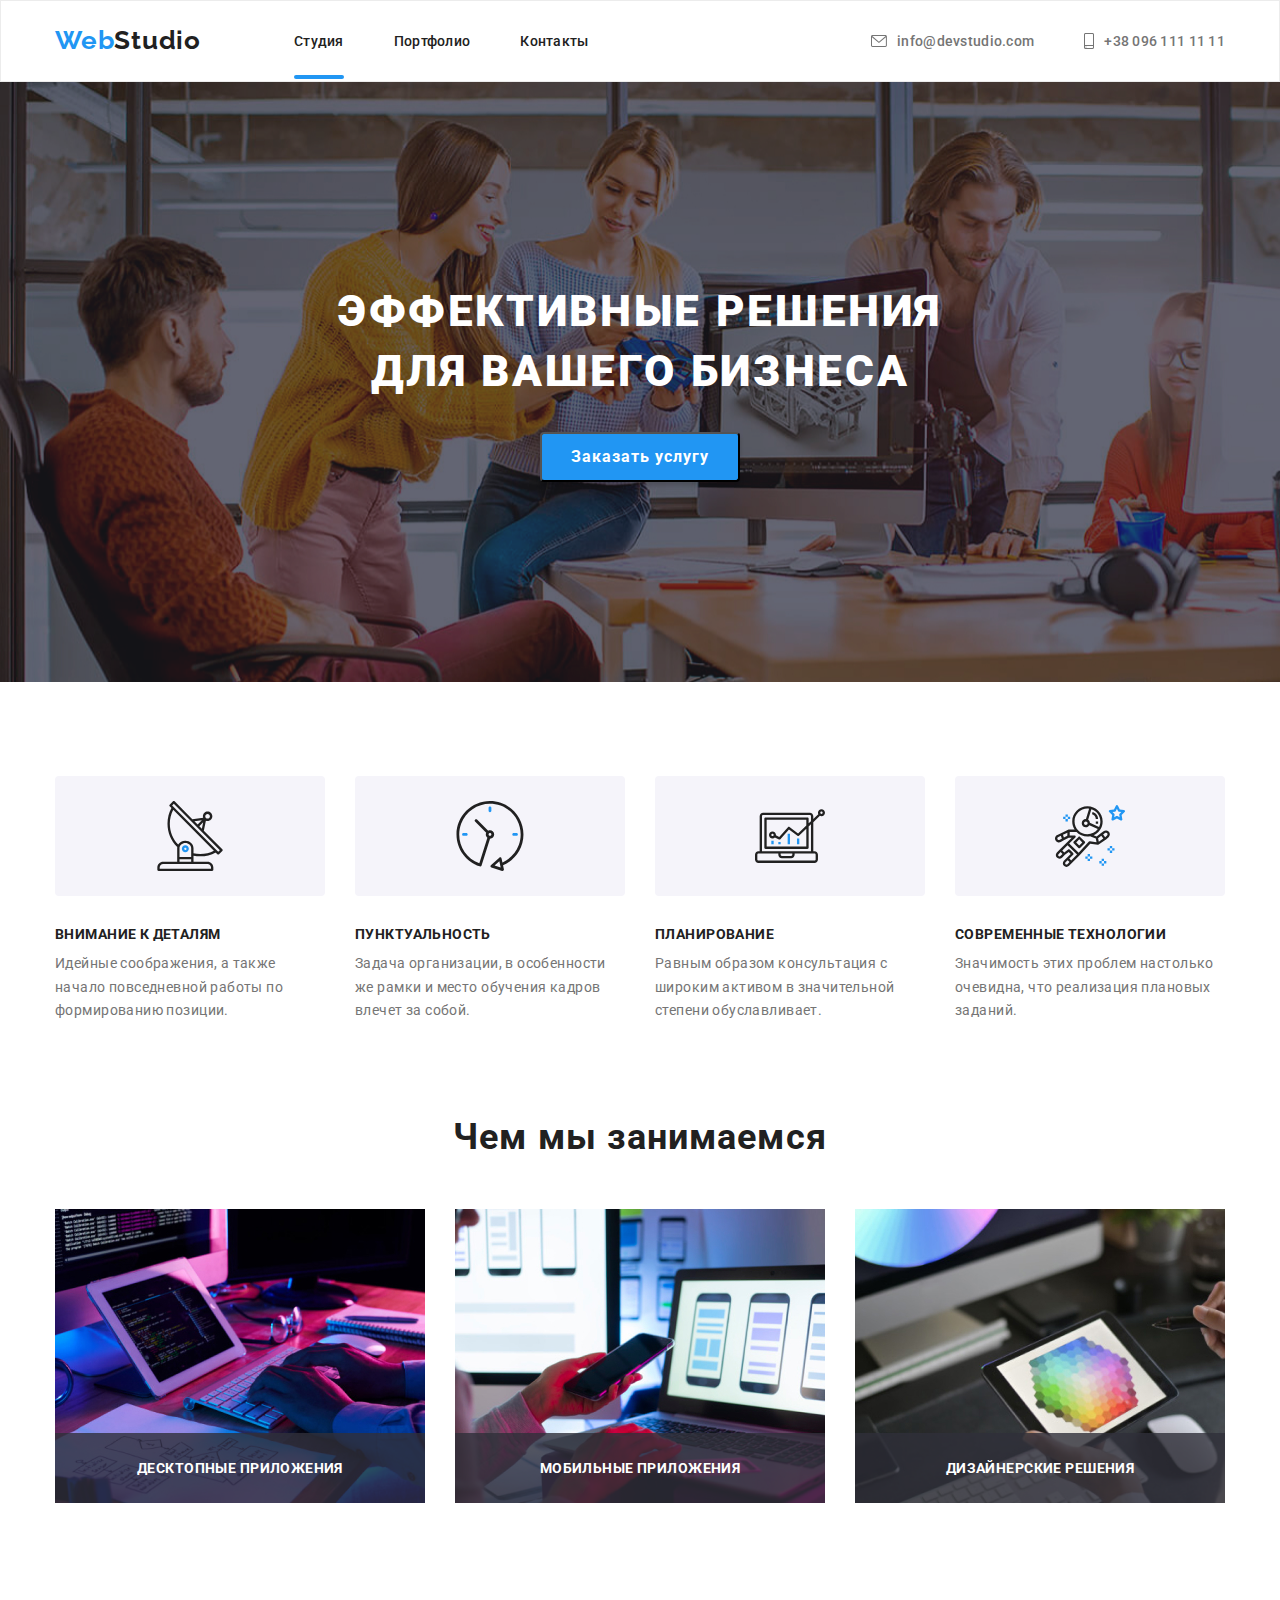
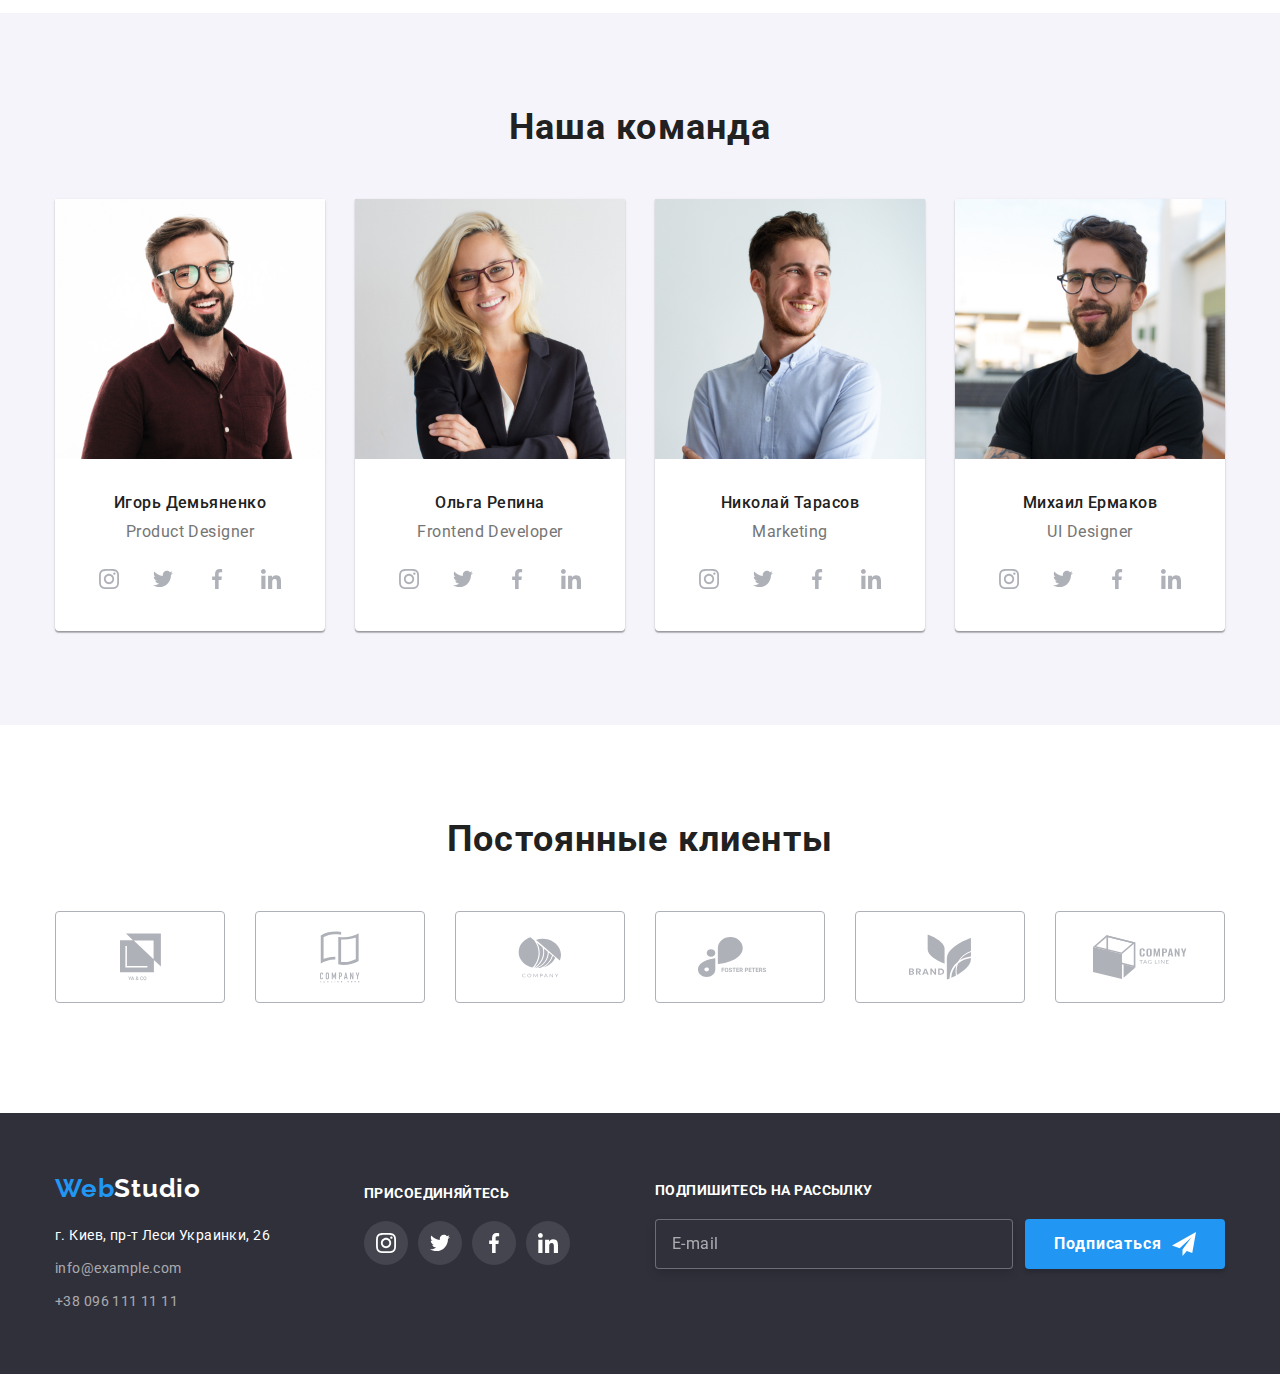
<file: index.html>
<!DOCTYPE html>
<html lang="en">
  <head>
    <meta charset="UTF-8" />
    <meta http-equiv="X-UA-Compatible" content="IE=edge" />
    <meta name="viewport" content="width=device-width, initial-scale=1.0" />
    <title>WebStudio</title>
    <link rel="preconnect" href="https://fonts.googleapis.com" />
    <link rel="preconnect" href="https://fonts.gstatic.com" crossorigin />
    <link
      href="https://fonts.googleapis.com/css2?family=Raleway:wght@700&family=Roboto:wght@400;500;700;900&display=swap"
      rel="stylesheet"
    />
    <link
      href="https://cdnjs.cloudflare.com/ajax/libs/modern-normalize/1.1.0/modern-normalize.min.css"
      rel="stylesheet"
    />
    <link href="./css/style.css" rel="stylesheet" />
  </head>
  <body>
    <!--Шапка (навігатор)-->
    <header>
      <div class="container nav_panel">
        <nav>
          <!--Логотип-->
          <a href="./index.html" class="logo">Web<span>Studio</span></a>

          <!--Навігація-->
          <ul class="nav_menu">
            <li class="menu_item">
              <a href="./index.html" class="menu_a active_link">Студия</a>
            </li>
            <li class="menu_item">
              <a href="./portfolio.html" class="menu_a">Портфолио</a>
            </li>
            <li class="menu_item">
              <a href="./contacts.html" class="menu_a">Контакты</a>
            </li>
          </ul>
        </nav>

        <!--Активні посилання на контаки-->
        <ul class="contacts">
          <li>
            <a href="mailto:info@devstudio.com" class="contacts_a">
              <svg class="icon_email">
                <use href="./image/icons.svg#icon_email"></use>
              </svg>
              <span>info@devstudio.com</span>
            </a>
          </li>
          <li>
            <a href="tel:+380961111111" class="contacts_a">
              <svg class="icon_smartphone">
                <use href="./image/icons.svg#icon_smartphone"></use>
              </svg>
              <span>+38 096 111 11 11</span>
            </a>
          </li>
        </ul>
      </div>
    </header>

    <!-- Баннер -->
    <section class="order_service">
      <div class="div_service">
        <h1 class="container">Эффективные решения<br />для вашего бизнеса</h1>
        <button data-modal-open class="btn_order" type="button">
          Заказать услугу
        </button>
      </div>
    </section>

    <!-- Наші цілі та переваги -->
    <section class="section">
      <div class="container">
        <h2 class="our_goals_h">Наші цілі та переваги</h2>
        <ul class="our_goals">
          <!--Внимание к деталям-->
          <li>
            <div class="goals_top_section">
              <svg class="goals_icon">
                <use href="./image/icons.svg#icon_antenna"></use>
              </svg>
            </div>
            <h3>Внимание к деталям</h3>
            <p>
              Идейные соображения, а также начало повседневной работы по
              формированию позиции.
            </p>
          </li>
          <!--Пунктуальность-->
          <li>
            <div class="goals_top_section">
              <svg class="goals_icon">
                <use href="./image/icons.svg#icon_clock"></use>
              </svg>
            </div>
            <h3>Пунктуальность</h3>
            <p>
              Задача организации, в особенности же рамки и место обучения кадров
              влечет за собой.
            </p>
          </li>
          <!--Планирование-->
          <li>
            <div class="goals_top_section">
              <svg class="goals_icon">
                <use href="./image/icons.svg#icon_diagram"></use>
              </svg>
            </div>
            <h3>Планирование</h3>
            <p>
              Равным образом консультация с широким активом в значительной
              степени обуславливает.
            </p>
          </li>
          <!--Современные технологии-->
          <li>
            <div class="goals_top_section">
              <svg class="goals_icon">
                <use href="./image/icons.svg#icon_astronaut"></use>
              </svg>
            </div>
            <h3>Современные технологии</h3>
            <p>
              Значимость этих проблем настолько очевидна, что реализация
              плановых заданий.
            </p>
          </li>
        </ul>
      </div>
    </section>

    <!--Наша робота-->
    <section class="work_section">
      <div class="container">
        <h2>Чем мы занимаемся</h2>
        <ul class="work">
          <li>
            <img src="./image/our_working_1.jpg" alt="Фото першої роботи" />

            <h3 class="work_h3">Десктопные приложения</h3>
          </li>
          <li>
            <img src="./image/our_working_2.jpg" alt="Фото другої роботи" />

            <h3 class="work_h3">Мобильные приложения</h3>
          </li>
          <li>
            <img src="./image/our_working_3.jpg" alt="Фото третьої роботи" />

            <h3 class="work_h3">Дизайнерские решения</h3>
          </li>
        </ul>
      </div>
    </section>

    <!--Наша команда-->
    <section class="our_comands section">
      <div class="container">
        <h2>Наша команда</h2>
        <ul class="comands">
          <!--Игорь Демьяненко-->
          <li>
            <div class="card_worker">
              <img
                src="./image/Igor_Demyanenko.jpg"
                width="270"
                height="260"
                alt="Фото Игорь Демьяненко"
              />
              <div class="worker">
                <h3>Игорь Демьяненко</h3>
                <p>Product Designer</p>

                <ul class="social_networks">
                  <li>
                    <a href="">
                      <svg>
                        <use href="./image/icons.svg#icon_instagram"></use>
                      </svg>
                    </a>
                  </li>
                  <li>
                    <a href="">
                      <svg>
                        <use href="./image/icons.svg#icon_twitter"></use>
                      </svg>
                    </a>
                  </li>
                  <li>
                    <a href="">
                      <svg>
                        <use href="./image/icons.svg#icon_facebook"></use>
                      </svg>
                    </a>
                  </li>
                  <li>
                    <a href="">
                      <svg>
                        <use href="./image/icons.svg#icon_linkedin"></use>
                      </svg>
                    </a>
                  </li>
                </ul>
              </div>
            </div>
          </li>

          <!--Ольга Репина-->
          <li>
            <div class="card_worker">
              <img
                src="./image/Olha_Repina.jpg"
                width="270"
                height="260"
                alt="Фото Ольга Репина"
              />
              <div class="worker">
                <h3>Ольга Репина</h3>
                <p>Frontend Developer</p>
                <ul class="social_networks">
                  <li>
                    <a href="">
                      <svg>
                        <use href="./image/icons.svg#icon_instagram"></use>
                      </svg>
                    </a>
                  </li>
                  <li>
                    <a href="">
                      <svg>
                        <use href="./image/icons.svg#icon_twitter"></use>
                      </svg>
                    </a>
                  </li>
                  <li>
                    <a href="">
                      <svg>
                        <use href="./image/icons.svg#icon_facebook"></use>
                      </svg>
                    </a>
                  </li>
                  <li>
                    <a href="">
                      <svg>
                        <use href="./image/icons.svg#icon_linkedin"></use>
                      </svg>
                    </a>
                  </li>
                </ul>
              </div>
            </div>
          </li>

          <!--Николай Тарасов-->
          <li>
            <div class="card_worker">
              <img
                src="./image/Nikolay_Tarasov.jpg"
                width="270"
                height="260"
                alt="Фото Николай Тарасов"
              />
              <div class="worker">
                <h3>Николай Тарасов</h3>
                <p>Marketing</p>
                <ul class="social_networks">
                  <li>
                    <a href="">
                      <svg>
                        <use href="./image/icons.svg#icon_instagram"></use>
                      </svg>
                    </a>
                  </li>
                  <li>
                    <a href="">
                      <svg>
                        <use href="./image/icons.svg#icon_twitter"></use>
                      </svg>
                    </a>
                  </li>
                  <li>
                    <a href="">
                      <svg>
                        <use href="./image/icons.svg#icon_facebook"></use>
                      </svg>
                    </a>
                  </li>
                  <li>
                    <a href="">
                      <svg>
                        <use href="./image/icons.svg#icon_linkedin"></use>
                      </svg>
                    </a>
                  </li>
                </ul>
              </div>
            </div>
          </li>

          <!--Михаил Ермаков-->
          <li>
            <div class="card_worker">
              <img
                src="./image/Michail_Ermakov.jpg"
                width="270"
                height="260"
                alt="Фото Михаил Ермаков"
              />
              <div class="worker">
                <h3>Михаил Ермаков</h3>
                <p>UI Designer</p>
                <ul class="social_networks">
                  <li>
                    <a href="">
                      <svg>
                        <use href="./image/icons.svg#icon_instagram"></use>
                      </svg>
                    </a>
                  </li>
                  <li>
                    <a href="">
                      <svg>
                        <use href="./image/icons.svg#icon_twitter"></use>
                      </svg>
                    </a>
                  </li>
                  <li>
                    <a href="">
                      <svg>
                        <use href="./image/icons.svg#icon_facebook"></use>
                      </svg>
                    </a>
                  </li>
                  <li>
                    <a href="">
                      <svg>
                        <use href="./image/icons.svg#icon_linkedin"></use>
                      </svg>
                    </a>
                  </li>
                </ul>
              </div>
            </div>
          </li>
        </ul>
      </div>
    </section>

    <!--Постійні клієнти-->
    <section class="regular_clients section">
      <div class="container">
        <h2>Постоянные клиенты</h2>
        <ul class="companies">
          <li>
            <a href="">
              <svg width="41px" haigh="46.7px">
                <use href="./image/icons.svg#icon_client-1"></use>
              </svg>
            </a>
          </li>
          <li>
            <a href="">
              <svg width="40px" haigh="52px">
                <use href="./image/icons.svg#icon_client-2"></use>
              </svg>
            </a>
          </li>
          <li>
            <a href="">
              <svg width="43.46px" haigh="41.18px">
                <use href="./image/icons.svg#icon_client-3"></use>
              </svg>
            </a>
          </li>
          <li>
            <a href="">
              <svg width="84.44px" haigh="40.62px">
                <use href="./image/icons.svg#icon_client-4"></use>
              </svg>
            </a>
          </li>
          <li>
            <a href="">
              <svg width="62.54px" haigh="45.43px">
                <use href="./image/icons.svg#icon_client-5"></use>
              </svg>
            </a>
          </li>
          <li>
            <a href="">
              <svg width="93.79px" haigh="43.93px">
                <use href="./image/icons.svg#icon_client-6"></use>
              </svg>
            </a>
          </li>
        </ul>
      </div>
    </section>

    <!--Футер-->
    <footer>
      <section class="footer_section container">
        <!--Футер адрес та логотип-->
        <div class="footer_adress">
          <!--Логотип-->
          <a href="./index.html" class="logo"
            >Web<span class="footer_sp">Studio</span></a
          >

          <!--Адреса та контакти-->
          <div class="address">
            <address>г. Киев, пр-т Леси Украинки, 26</address>
            <ul class="adresa">
              <li class="mail">
                <a href="mailto:info@example.com">info@example.com</a>
              </li>
              <li class="phone">
                <a href="tel:+380961111111">+38 096 111 11 11</a>
              </li>
            </ul>
          </div>
        </div>

        <!--Футер соціальні  ссилкі-->
        <div class="footer_links">
          <h3>присоединяйтесь</h3>
          <ul class="social_links">
            <li>
              <a href="">
                <svg>
                  <use href="./image/icons.svg#icon_instagram"></use>
                </svg>
              </a>
            </li>
            <li>
              <a href="">
                <svg>
                  <use href="./image/icons.svg#icon_twitter"></use>
                </svg>
              </a>
            </li>
            <li>
              <a href="">
                <svg>
                  <use href="./image/icons.svg#icon_facebook"></use>
                </svg>
              </a>
            </li>
            <li>
              <a href="">
                <svg>
                  <use href="./image/icons.svg#icon_linkedin"></use>
                </svg>
              </a>
            </li>
          </ul>
        </div>

        <!-- Футер Підписка на розсилку -->
        <div class="subscription">
          <h2>Подпишитесь на рассылку</h2>
          <div class="subscription_sector">
            <form>
              <label class="label_sub_sector" for="email"></label>
              <input
                class="input_sub_sector"
                type="email"
                id="email"
                name="email"
                placeholder="E-mail"
              />
            </form>
            <button class="btn_send" type="submit">
              Подписаться
              <svg width="24" height="24">
                <use href="./image/icons.svg#icon_send"></use>
              </svg>
            </button>
          </div>
        </div>
      </section>
    </footer>

    <!-- Модальне вікно -->
    <div class="modal_section is-hidden" data-modal>
      <div class="modal_window">
        <button type="button" class="btn_close" data-modal-close>
          <svg class="close" data-modal-close>
            <use href="./image/icons.svg#icon_close"></use>
          </svg>
        </button>

        <h2>Оставьте свои данные, мы вам перезвоним</h2>

        <form>
          <div class="input_sector" role="group">
            <label class="input_label" for="text"> Имя </label>
            <input class="input" type="text" id="text" placeholder=" " />
            <svg class="input_icon" width="18" height="18">
              <use href="./image/icons.svg#icon_man"></use>
            </svg>
          </div>
          <div class="input_sector">
            <label class="input_label" for="tel"> Телефон </label>
            <input class="input" type="tel" id="tel" placeholder=" " />
            <svg class="input_icon" width="18" height="18">
              <use href="./image/icons.svg#icon_phone"></use>
            </svg>
          </div>
          <div class="input_sector">
            <label class="input_label" for="email"> Почта </label>
            <input class="input" type="email" id="email" placeholder=" " />
            <svg class="input_icon" width="18" height="18">
              <use href="./image/icons.svg#icon_mail"></use>
            </svg>
          </div>
          <div class="input_sector_textarea">
            <label class="input_label" for="textarea"> Комментарий </label>
            <textarea
              class="input_textarea"
              id="textarea"
              placeholder="Введите текст"
            ></textarea>
          </div>
        </form>

        <label class="contract" for="checkbox">
          <input class="input_checkbox" type="checkbox" id="checkbox" />
          <span class="checkbox_span"></span>

          <p>
            Соглашаюсь с рассылкой и принимаю
            <a href="#">
              <span class="conditions_contract">Условия договора</span>
            </a>
          </p>
        </label>
        <div class="submit_section">
          <button class="submit_btn" type="submit">Отправить</button>
        </div>
      </div>
    </div>
    <script src="./js/modal.js"></script>
  </body>
</html>
</file>
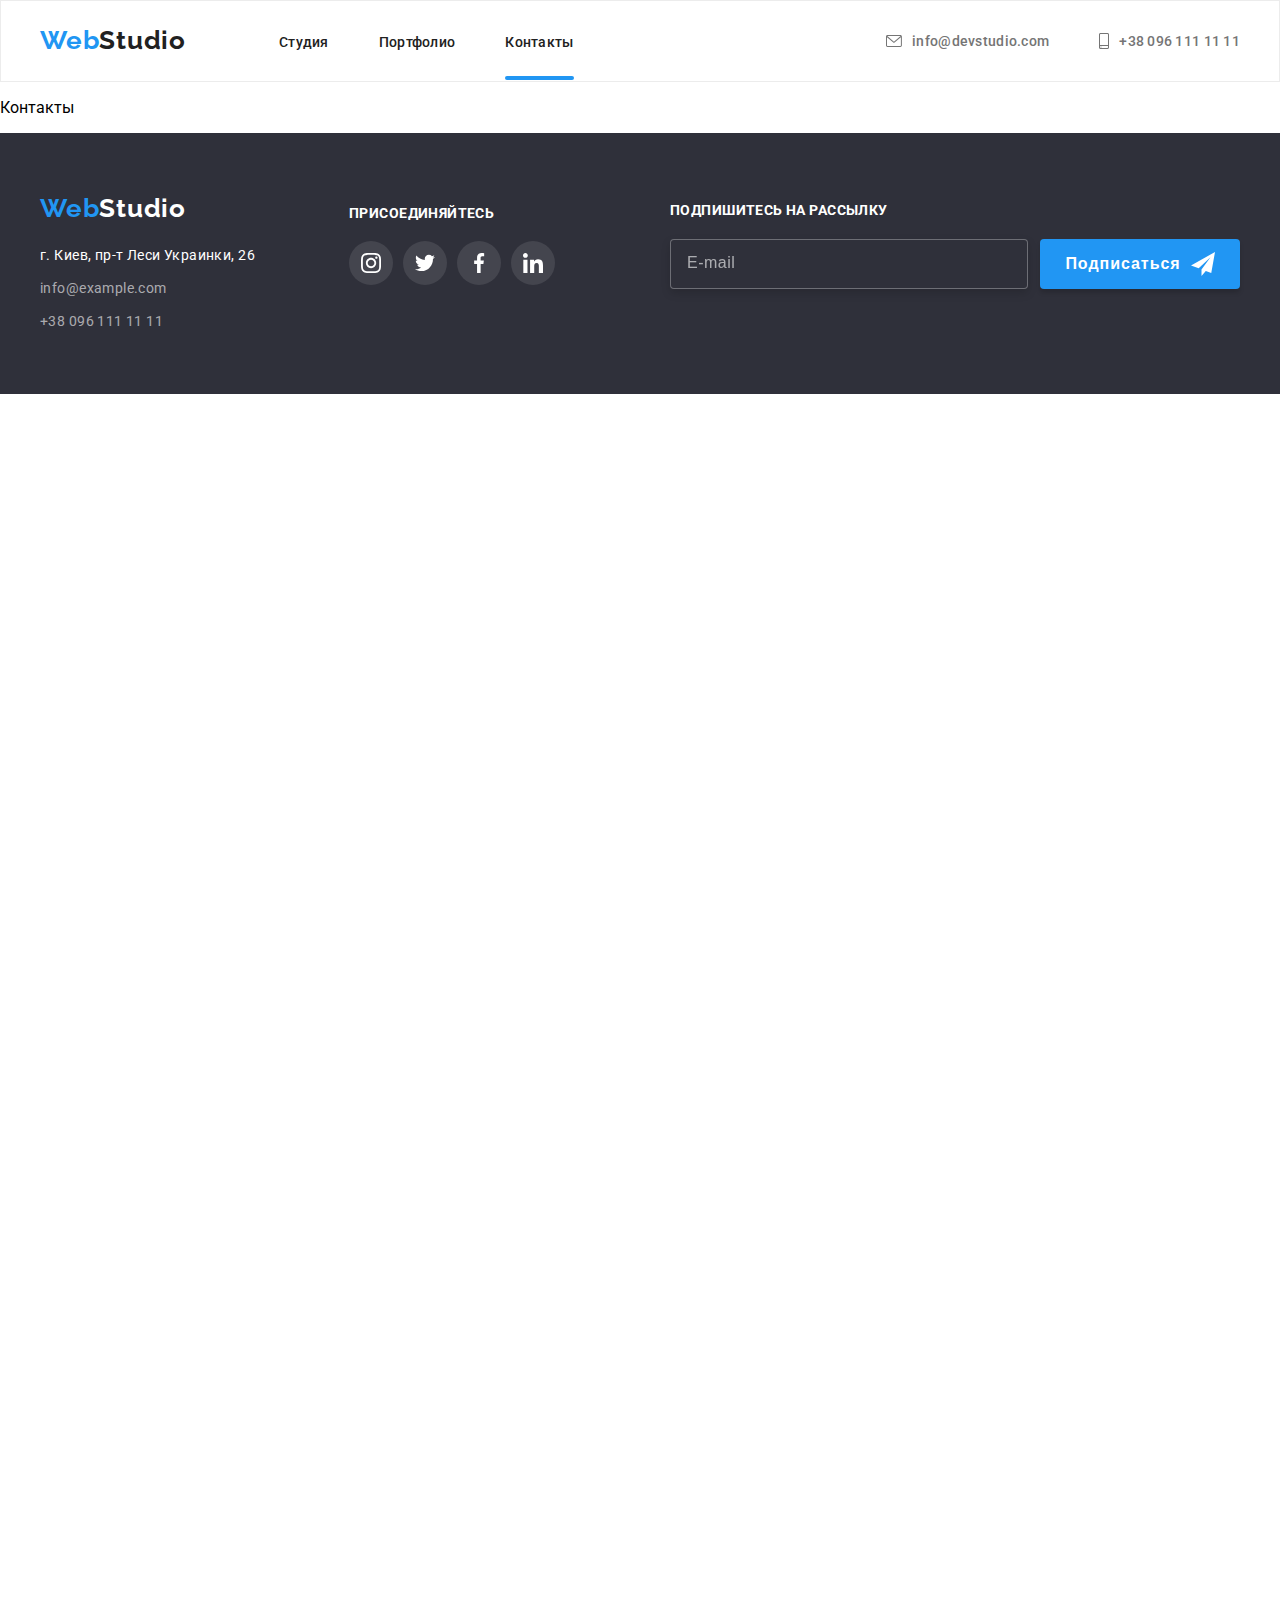
<file: contacts.html>
<!DOCTYPE html>
<html lang="en">
  <head>
    <meta charset="UTF-8" />
    <meta http-equiv="X-UA-Compatible" content="IE=edge" />
    <meta name="viewport" content="width=device-width, initial-scale=1.0" />
    <title>Контакты</title>
    <link rel="preconnect" href="https://fonts.googleapis.com" />
    <link rel="preconnect" href="https://fonts.gstatic.com" crossorigin />
    <link
      href="https://fonts.googleapis.com/css2?family=Raleway:wght@700&family=Roboto:wght@400;500;700;900&display=swap"
      rel="stylesheet"
    />

    <link href="./css/style.css" rel="stylesheet" />
  </head>
  <body>
    <!--Шапка (навігатор)-->
    <header>
      <div class="container nav_panel">
        <nav>
          <!--Логотип-->
          <a href="./index.html" class="logo">Web<span>Studio</span></a>

          <!--Навігація-->
          <ul class="nav_menu">
            <li class="menu_item">
              <a href="./index.html" class="menu_a">Студия</a>
            </li>
            <li class="menu_item">
              <a href="./portfolio.html" class="menu_a">Портфолио</a>
            </li>
            <li class="menu_item">
              <a href="./contacts.html" class="menu_a active_link">Контакты</a>
            </li>
          </ul>
        </nav>

        <!--Активні посилання на контаки-->
        <ul class="contacts">
          <li>
            <a href="mailto:info@devstudio.com" class="contacts_a">
              <svg class="icon_email">
                <use href="./image/icons.svg#icon_email"></use>
              </svg>
              <span>info@devstudio.com</span>
            </a>
          </li>
          <li>
            <a href="tel:+380961111111" class="contacts_a">
              <svg class="icon_smartphone">
                <use href="./image/icons.svg#icon_smartphone"></use>
              </svg>
              <span>+38 096 111 11 11</span>
            </a>
          </li>
        </ul>
      </div>
    </header>

    <p>Контакты</p>

    <!--Футер-->
    <footer>
      <section class="footer_section container">
        <!--Футер адрес та логотип-->
        <div class="footer_adress">
          <!--Логотип-->
          <a href="./index.html" class="logo"
            >Web<span class="footer_sp">Studio</span></a
          >

          <!--Адреса та контакти-->
          <div class="address">
            <address>г. Киев, пр-т Леси Украинки, 26</address>
            <ul class="adresa">
              <li class="mail">
                <a href="mailto:info@example.com">info@example.com</a>
              </li>
              <li class="phone">
                <a href="tel:+380961111111">+38 096 111 11 11</a>
              </li>
            </ul>
          </div>
        </div>

        <!--Футер соціальні  ссилкі-->
        <div class="footer_links">
          <h3>присоединяйтесь</h3>
          <ul class="social_links">
            <li>
              <a href="">
                <svg>
                  <use href="./image/icons.svg#icon_instagram"></use>
                </svg>
              </a>
            </li>
            <li>
              <a href="">
                <svg>
                  <use href="./image/icons.svg#icon_twitter"></use>
                </svg>
              </a>
            </li>
            <li>
              <a href="">
                <svg>
                  <use href="./image/icons.svg#icon_facebook"></use>
                </svg>
              </a>
            </li>
            <li>
              <a href="">
                <svg>
                  <use href="./image/icons.svg#icon_linkedin"></use>
                </svg>
              </a>
            </li>
          </ul>
        </div>

        <!-- Футер Підписка на розсилку -->
        <div class="subscription">
          <h2>Подпишитесь на рассылку</h2>
          <div class="subscription_sector">
            <form>
              <label class="label_sub_sector" for="email"></label>
              <input
                class="input_sub_sector"
                type="email"
                id="email"
                name="email"
                placeholder="E-mail"
              />
            </form>
            <button class="btn_send" type="submit">
              Подписаться
              <svg width="24" height="24">
                <use href="./image/icons.svg#icon_send"></use>
              </svg>
            </button>
          </div>
        </div>
      </section>
    </footer>
  </body>
</html>
</file>
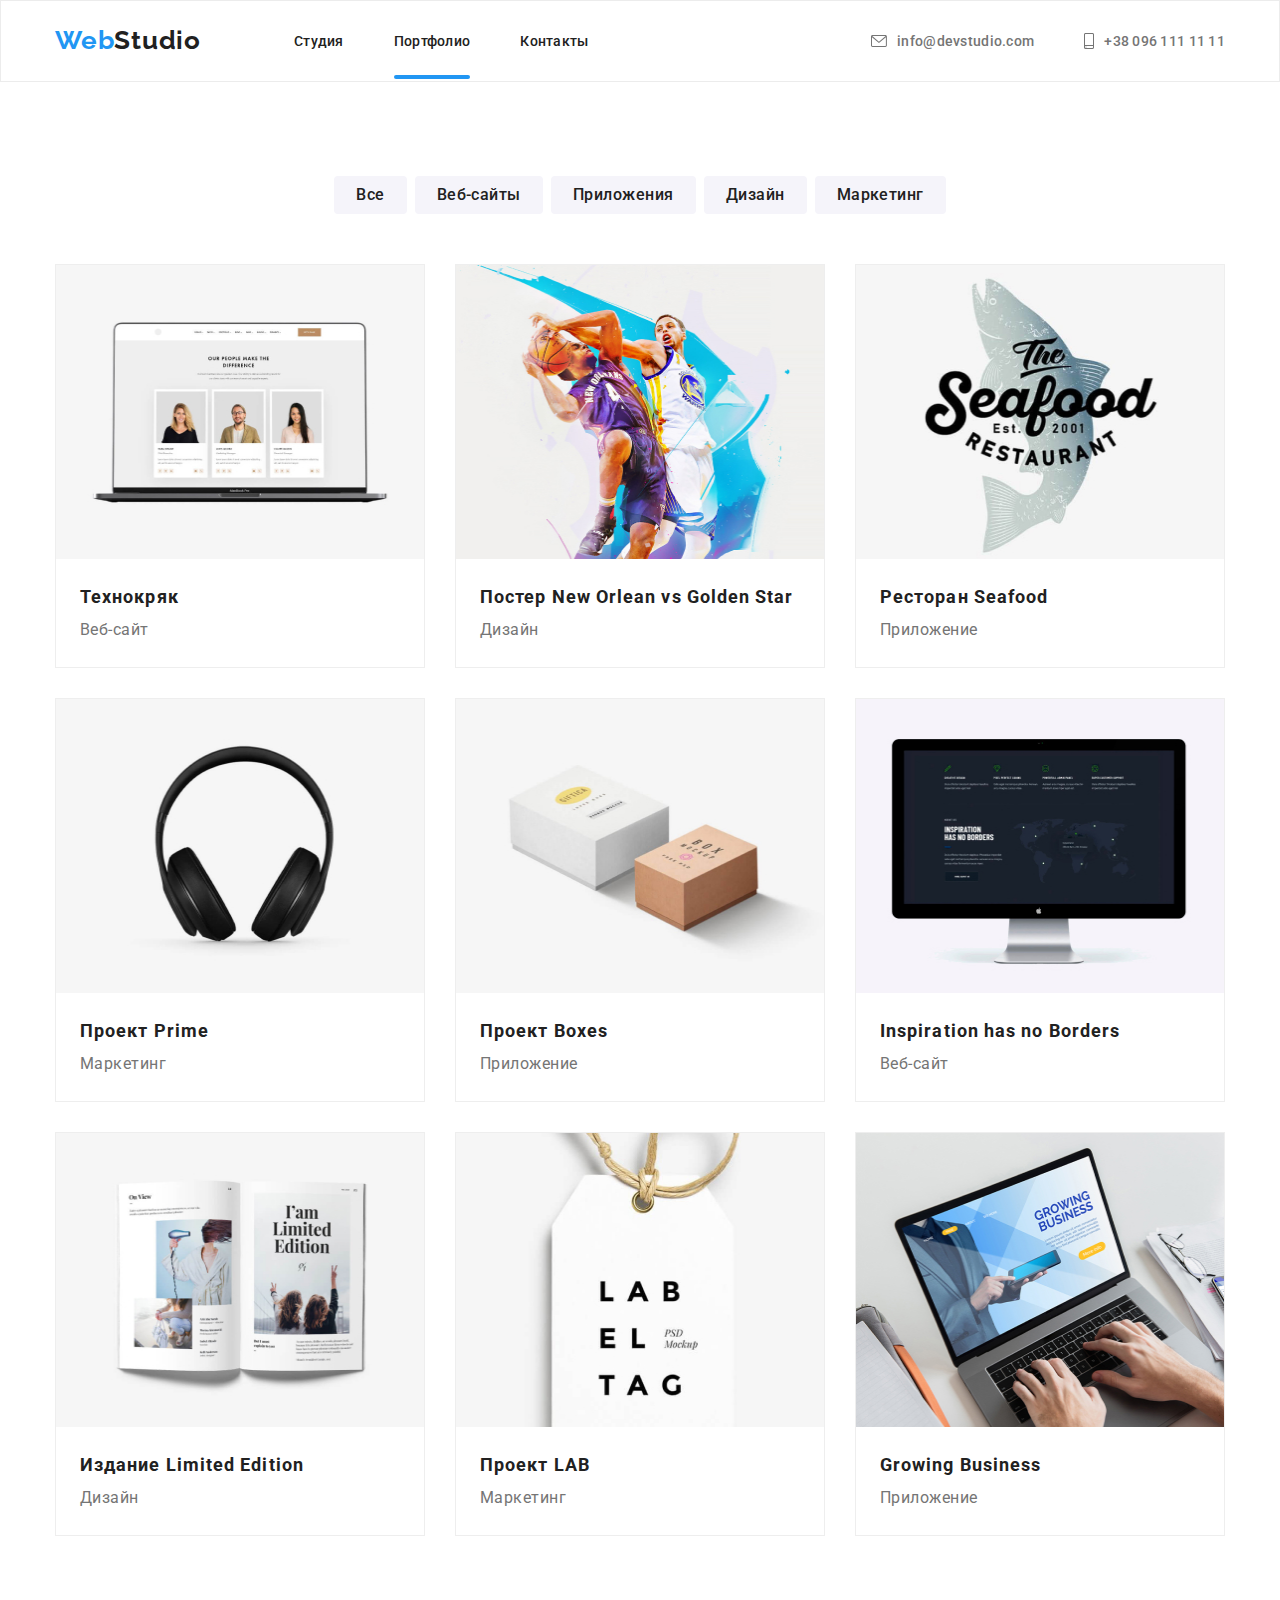
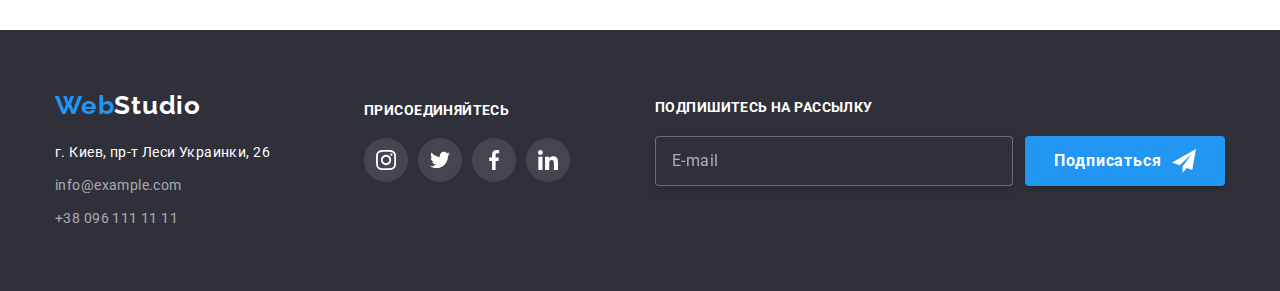
<file: portfolio.html>
<!DOCTYPE html>
<html lang="en">
  <head>
    <meta charset="UTF-8" />
    <meta http-equiv="X-UA-Compatible" content="IE=edge" />
    <meta name="viewport" content="width=device-width, initial-scale=1.0" />
    <title>Портфолио</title>
    <link rel="preconnect" href="https://fonts.googleapis.com" />
    <link rel="preconnect" href="https://fonts.gstatic.com" crossorigin />
    <link
      href="https://fonts.googleapis.com/css2?family=Raleway:wght@700&family=Roboto:wght@400;500;700;900&display=swap"
      rel="stylesheet"
    />
    <link
      href="https://cdnjs.cloudflare.com/ajax/libs/modern-normalize/1.1.0/modern-normalize.min.css"
      rel="stylesheet"
    />
    <link href="./css/style.css" rel="stylesheet" />
  </head>
  <body>
    <!--Шапка (навігатор)-->
    <header>
      <div class="container nav_panel">
        <nav>
          <!--Логотип-->
          <a href="./index.html" class="logo">Web<span>Studio</span></a>

          <!--Навігація-->
          <ul class="nav_menu">
            <li class="menu_item">
              <a href="./index.html" class="menu_a">Студия</a>
            </li>
            <li class="menu_item">
              <a href="./portfolio.html" class="menu_a active_link"
                >Портфолио</a
              >
            </li>
            <li class="menu_item">
              <a href="./contacts.html" class="menu_a">Контакты</a>
            </li>
          </ul>
        </nav>

        <!--Активні посилання на контаки-->
        <ul class="contacts">
          <li>
            <a href="mailto:info@devstudio.com" class="contacts_a">
              <svg class="icon_email">
                <use href="./image/icons.svg#icon_email"></use>
              </svg>
              <span>info@devstudio.com</span>
            </a>
          </li>
          <li>
            <a href="tel:+380961111111" class="contacts_a">
              <svg class="icon_smartphone">
                <use href="./image/icons.svg#icon_smartphone"></use>
              </svg>
              <span>+38 096 111 11 11</span>
            </a>
          </li>
        </ul>
      </div>
    </header>

    <section class="section portfol">
      <div class="container">
        <h1>Сторінка портфоліo</h1>

        <!--Сортувальны кнопки-->
        <ul class="sort_btn">
          <li>
            <button class="btn" type="button">Все</button>
          </li>
          <li>
            <button class="btn" type="button">Веб-сайты</button>
          </li>
          <li>
            <button class="btn" type="button">Приложения</button>
          </li>
          <li>
            <button class="btn" type="button">Дизайн</button>
          </li>
          <li>
            <button class="btn" type="button">Маркетинг</button>
          </li>
        </ul>

        <!--Список робіт-->
        <ul class="list_work">
          <li>
            <a href="https://www.google.com/" class="list_work_item">
              <div class="work_sector">
                <img
                  src="./image/portfolio/technokrat.jpg"
                  alt="Фото Технокряк"
                />
                <p class="work_sector_p">
                  Ресурс предлагает комплексные предложения с разным уровнем
                  функционала и сервисов. Все это позволит посетителю получить
                  исчерпывающие сведения о компании или частном лице.
                </p>
              </div>
              <div class="work_info">
                <h2>Технокряк</h2>
                <p>Веб-сайт</p>
              </div>
            </a>
          </li>
          <li>
            <a href="https://www.google.com/" class="list_work_item">
              <div class="work_sector">
                <img
                  src="./image/portfolio/NewOrlean.jpg"
                  alt="Фото Постер New Orlean vs Golden Star"
                />
                <p class="work_sector_p">
                  Ресурс предлагает комплексные предложения с разным уровнем
                  функционала и сервисов. Все это позволит посетителю получить
                  исчерпывающие сведения о компании или частном лице.
                </p>
              </div>
              <div class="work_info">
                <h2>Постер New Orlean vs Golden Star</h2>
                <p>Дизайн</p>
              </div>
            </a>
          </li>
          <li>
            <a href="https://www.google.com/" class="list_work_item">
              <div class="work_sector">
                <img
                  src="./image/portfolio/Seafood.jpg"
                  alt="Фото Ресторан Seafood"
                />
                <p class="work_sector_p">
                  Ресурс предлагает комплексные предложения с разным уровнем
                  функционала и сервисов. Все это позволит посетителю получить
                  исчерпывающие сведения о компании или частном лице.
                </p>
              </div>
              <div class="work_info">
                <h2>Ресторан Seafood</h2>
                <p>Приложение</p>
              </div>
            </a>
          </li>
          <li>
            <a href="https://www.google.com/" class="list_work_item">
              <div class="work_sector">
                <img
                  src="./image/portfolio/prime.jpg"
                  alt="Фото Проект Prime"
                />
                <p class="work_sector_p">
                  Ресурс предлагает комплексные предложения с разным уровнем
                  функционала и сервисов. Все это позволит посетителю получить
                  исчерпывающие сведения о компании или частном лице.
                </p>
              </div>
              <div class="work_info">
                <h2>Проект Prime</h2>
                <p>Маркетинг</p>
              </div>
            </a>
          </li>
          <li>
            <a href="https://www.google.com/" class="list_work_item">
              <div class="work_sector">
                <img
                  src="./image/portfolio/boxes.jpg"
                  alt="Фото Проект Boxes"
                />
                <p class="work_sector_p">
                  Ресурс предлагает комплексные предложения с разным уровнем
                  функционала и сервисов. Все это позволит посетителю получить
                  исчерпывающие сведения о компании или частном лице.
                </p>
              </div>
              <div class="work_info">
                <h2>Проект Boxes</h2>
                <p>Приложение</p>
              </div>
            </a>
          </li>
          <li>
            <a href="https://www.google.com/" class="list_work_item">
              <div class="work_sector">
                <img
                  src="./image/portfolio/inspiration.jpg"
                  alt="Фото Inspiration has no Borders"
                />
                <p class="work_sector_p">
                  Ресурс предлагает комплексные предложения с разным уровнем
                  функционала и сервисов. Все это позволит посетителю получить
                  исчерпывающие сведения о компании или частном лице.
                </p>
              </div>
              <div class="work_info">
                <h2>Inspiration has no Borders</h2>
                <p>Веб-сайт</p>
              </div>
            </a>
          </li>
          <li>
            <a href="https://www.google.com/" class="list_work_item">
              <div class="work_sector">
                <img
                  src="./image/portfolio/limited.jpg"
                  alt="Фото Издание Limited Edition"
                />
                <p class="work_sector_p">
                  Ресурс предлагает комплексные предложения с разным уровнем
                  функционала и сервисов. Все это позволит посетителю получить
                  исчерпывающие сведения о компании или частном лице.
                </p>
              </div>
              <div class="work_info">
                <h2>Издание Limited Edition</h2>
                <p>Дизайн</p>
              </div>
            </a>
          </li>
          <li>
            <a href="https://www.google.com/" class="list_work_item">
              <div class="work_sector">
                <img src="./image/portfolio/lab.jpg" alt="Фото Проект LAB" />
                <p class="work_sector_p">
                  Ресурс предлагает комплексные предложения с разным уровнем
                  функционала и сервисов. Все это позволит посетителю получить
                  исчерпывающие сведения о компании или частном лице.
                </p>
              </div>
              <div class="work_info">
                <h2>Проект LAB</h2>
                <p>Маркетинг</p>
              </div>
            </a>
          </li>
          <li>
            <a href="https://www.google.com/" class="list_work_item">
              <div class="work_sector">
                <img
                  src="./image/portfolio/growing.jpg"
                  alt="Фото Growing Business"
                />
                <p class="work_sector_p">
                  Ресурс предлагает комплексные предложения с разным уровнем
                  функционала и сервисов. Все это позволит посетителю получить
                  исчерпывающие сведения о компании или частном лице.
                </p>
              </div>
              <div class="work_info">
                <h2>Growing Business</h2>
                <p>Приложение</p>
              </div>
            </a>
          </li>
        </ul>
      </div>
    </section>

    <!--Футер-->
    <footer>
      <section class="footer_section container">
        <!--Футер адрес та логотип-->
        <div class="footer_adress">
          <!--Логотип-->
          <a href="./index.html" class="logo"
            >Web<span class="footer_sp">Studio</span></a
          >

          <!--Адреса та контакти-->
          <div class="address">
            <address>г. Киев, пр-т Леси Украинки, 26</address>
            <ul class="adresa">
              <li class="mail">
                <a href="mailto:info@example.com">info@example.com</a>
              </li>
              <li class="phone">
                <a href="tel:+380961111111">+38 096 111 11 11</a>
              </li>
            </ul>
          </div>
        </div>

        <!--Футер соціальні  ссилкі-->
        <div class="footer_links">
          <h3>присоединяйтесь</h3>
          <ul class="social_links">
            <li>
              <a href="">
                <svg>
                  <use href="./image/icons.svg#icon_instagram"></use>
                </svg>
              </a>
            </li>
            <li>
              <a href="">
                <svg>
                  <use href="./image/icons.svg#icon_twitter"></use>
                </svg>
              </a>
            </li>
            <li>
              <a href="">
                <svg>
                  <use href="./image/icons.svg#icon_facebook"></use>
                </svg>
              </a>
            </li>
            <li>
              <a href="">
                <svg>
                  <use href="./image/icons.svg#icon_linkedin"></use>
                </svg>
              </a>
            </li>
          </ul>
        </div>

        <!-- Футер Підписка на розсилку -->
        <div class="subscription">
          <h2>Подпишитесь на рассылку</h2>
          <div class="subscription_sector">
            <form>
              <label class="label_sub_sector" for="email"></label>
              <input
                class="input_sub_sector"
                type="email"
                id="email"
                name="email"
                placeholder="E-mail"
              />
            </form>
            <button class="btn_send" type="submit">
              Подписаться
              <svg width="24" height="24">
                <use href="./image/icons.svg#icon_send"></use>
              </svg>
            </button>
          </div>
        </div>
      </section>
    </footer>
  </body>
</html>
</file>
<file: css/style.css>
:root {
  --main-color-hover: #2196f3;
  --main-color: #212121;
  --main-background-color: #2F303A;
  --banner-background-color: #2F303A66;
  --contacts-color: #757575;
  --button-color: #f5f4fa;
  --icons-color: #AFB1B8;
  --text-roboto: "Roboto", sans-serif;
  --text-raleway: "Raleway", sans-serif;

  --transition-time: 250ms;  
}

.container{
  width: 100%;
  max-width: 1200px;
  margin: 0 auto;
  padding: 0 15px;
}

.section{
  padding-top: 94px;
  padding-bottom: 94px;
}

body {
  font-family: var(--text-roboto);
  margin: 0;
  min-height: 1600px;
}

a {
  text-decoration: none;
}

li {
  display: block;
  text-decoration: none;
}


/*Header elements*/
header{
  border: 1px solid #ECECEC;  
}

.nav_panel{
  display: flex;
  flex-wrap: wrap;
  justify-content: space-between;
  min-height: 80px;
}

nav{
  display: flex;
  flex-wrap: wrap;
  align-items: center;
}

.logo{
font-family: var(--text-raleway);
font-weight: 700;
font-size: 26px;
line-height: 1.2;
letter-spacing: 0.03em;
color: var(--main-color-hover);
text-decoration: none;
margin-right: 93px;
}

.logo > span {
  color: var(--main-color);
}

.nav_menu, .contacts{
  display: flex;
  padding: 0;
  margin: 0;
}

.contacts{
  align-items: center;
}

.nav_menu li+li,
.contacts li+li{
  margin-left: 50px;
}

.menu_a {
  position: relative;
  font-weight:500;
  font-size: 14px;
  line-height: 1.15;
  letter-spacing: 0.02em;
  color: var(--main-color);

  transition-property: color;
  transition-duration: var(--transition-time);
  transition-timing-function: cubic-bezier(0.4,0,0.2,1);
}

.active_link::after,
.active_link::after,
.active_link::after{
  position: absolute;
  display: block;
  width: 100%;
  height: 4px;
  bottom: -190%;
  border-radius: 2px;
  content: '';
  background-color: var(--main-color-hover);  
}

.menu_a:hover,
.menu_a:focus {
  color: var(--main-color-hover);
}

.contacts_a {
  display: flex;
  flex-wrap: wrap;
  align-items: center;
  font-weight: 500;
  font-size: 14px;
  line-height: 1.15;
  letter-spacing: 0.02em;
  color: var(--contacts-color);

transition-property: color;
transition-duration: var(--transition-time);
transition-timing-function: cubic-bezier(0.4, 0, 0.2, 1);
}

.contacts_a>svg{
  fill: var(--contacts-color);
  transition-property: fill;
  transition-duration: var(--transition-time);
  transition-timing-function: cubic-bezier(0.4, 0, 0.2, 1);
}

.contacts_a:hover>svg,
.contacts_a:focus>svg{
  fill: var(--main-color-hover);
}

.contacts_a:hover,
.contacts_a:focus{
  color: var(--main-color-hover);  
}

.icon_email {
  width: 16px;
  height: 12px;
  margin-right: 10px;
}

.icon_smartphone{
  width: 10px;
  height: 16px;
  margin-right: 10px;
}


/*MAIN ELEMENTS*/

/*Main --- Banner*/
h1 {
  font-weight: 900;
  font-size: 44px;
  line-height: 1.36;
  text-align: center;
  letter-spacing: 0.06em;
  text-transform: uppercase;
  color: #ffffff;
}

.div_service {
  background-color: var(--banner-background-color);
  text-align: center;
  padding: 200px 0;
}

.order_service {
    background-image: url(../image/banner.jpg);
    max-width: 1600px;
    margin: 0 auto;
}


.btn_order {
  margin-top: 30px;
  width: 200px;
  height: 50px;
  box-shadow: 0px 4px 4px rgba(0, 0, 0, 0.15);
  border-radius: 4px;
  background-color: var(--main-color-hover);
  color: #ffffff;
  font-weight: 700;
  font-size: 16px;
  line-height: 1.87;
  letter-spacing: 0.06em;

  transition-property: background-color;
  transition-duration: var(--transition-time);
  transition-timing-function: cubic-bezier(0.4, 0, 0.2, 1);
}

.btn_order:hover {
  background-color: #188ce8;
}

.btn_order:focus {
  background-color: #188ae8ee;
}

h2 {
  font-weight: 700;
  font-size: 36px;
  line-height: 1.16;
  text-align: center;
  letter-spacing: 0.03em;
  color: var(--main-color);
  padding: 0;
  margin: 0;
}

/*Main --- Our goals*/
.goals_top_section{
  display: flex;
  width: 270px;
  height: 120px;
  background-color: var(--button-color);
  border-radius: 4px;
  margin-bottom: 30px;
  align-items: center;
  justify-content: center;
}

.goals_icon{
  width: 70px;
  height: 70px;
}

.our_goals_h {
  display: none;
}

.our_goals {
  display: flex;
  padding: 0;
  margin: 0;
  justify-content: space-between;
  flex-wrap: wrap;
}

.our_goals>li{
  flex-basis: 270px;
}

.our_goals h3 {
  margin: 0;
  margin-bottom: 10px;
  font-weight: 700;
  font-size: 14px;
  line-height: 1.15;
  letter-spacing: 0.03em;
  text-transform: uppercase;
  color: var(--main-color);  
}

.our_goals p {
  font-weight: 400;
  font-size: 14px;
  line-height: 1.7;
  letter-spacing: 0.03em;
  color: var(--contacts-color);
  margin: 0;
}

/*Main --- Our works*/
.work_section{
  padding-bottom: 94px;
}

.work_section h2{
  margin-bottom: 50px;
}

.work {  
  display: flex;
  flex-wrap: wrap;
  justify-content: center;  
  padding: 0;
  margin-left: -30px;
  margin-top: -30px;
}

.work img{
  width: 100%;
  height: 100%;
  margin: 0;
}

.work>li{
  width: 370px;
  height: 294px;
  padding: 0;
  margin: 0;
  margin-left: 30px;
  margin-top: 30px;
  position: relative;
}

.work_h3{
  display: flex;
  align-items: center;
  justify-content: center;
  position: absolute;
  width: 100%;
  height: 70px;
  background: rgba(47, 48, 58, 0.8);
  bottom: 0;
  margin: 0;
  font-style: normal;
  font-weight: 700;
  font-size: 14px;
  line-height: 1.142;
  text-align: center;
  letter-spacing: 0.03em;
  text-transform: uppercase;
  color: #FFFFFF;   
}

/*Main --- Our commands*/
.our_comands {
  background-color: var(--button-color);
}

.comands {
  display: flex;
  flex-wrap: wrap;
  justify-content: space-between;
  padding: 0;
  margin: -30px 0 0 0;
}

.our_comands h2{
margin-bottom: 50px;
}

.comands>li {
  background-color: white;
  margin-top: 30px;

  box-shadow: 0px 1px 3px rgba(0, 0, 0, 0.12),
  0px 1px 1px rgba(0, 0, 0, 0.14),
  0px 2px 1px rgba(0, 0, 0, 0.2);
  border-radius: 0px 0px 4px 4px;
}

.worker{
  padding-top: 30px;
  padding-bottom: 30px;
}

.comands h3 {
  font-weight: 500;
  font-size: 16px;
  line-height: 1.19;
  text-align: center;
  letter-spacing: 0.03em;
  color: var(--main-color);
  margin: 0 0 10px 0;
}

.comands p {
  font-weight: 400;
  font-size: 16px;
  line-height: 1.19;
  text-align: center;
  letter-spacing: 0.03em;
  color: var(--contacts-color);
  margin: 0;
}

.social_networks{
  display: flex;
  padding: 0%;
  margin-top: 16px;
  justify-content: center;
}

.social_networks li+li {
  margin-left: 10px;
}

.social_networks li {
  margin: 0;
}

.social_networks a {
  display: flex;
  flex-wrap: wrap;
  align-items: center;
  justify-content: center;
  width: 44px;
  height: 44px;
  border-radius: 50%;  

  transition-property: background-color;
  transition-duration: var(--transition-time);
  transition-timing-function: cubic-bezier(0.4, 0, 0.2, 1);
}

.social_networks svg {
  width: 20px;
  height: 20px;
  fill: var(--icons-color);

  transition-property: fill;
  transition-duration: var(--transition-time);
  transition-timing-function: cubic-bezier(0.4, 0, 0.2, 1);
}

.social_networks a:hover,
.social_networks a:focus {
  background-color: var(--main-color-hover);
}

.social_networks a:hover svg,
.social_networks a:focus svg{
  fill: #ffffff;
}

/*Regular clients*/
.regular_clients h2 {
  margin-bottom: 50px;
}

.companies {
  display: flex;
  flex-wrap: wrap;
  justify-content: space-between;
  padding: 0%;
}

.companies a {
  display: flex;
  flex-wrap: wrap;
  align-items: center;
  justify-content: center;
  width: 170px;
  height: 92px;
  border: 1px solid var(--icons-color);
  box-sizing: border-box;
  border-radius: 4px;

  transition-property: border-color;
  transition-duration: var(--transition-time);
  transition-timing-function: cubic-bezier(0.4, 0, 0.2, 1);
}

.companies svg {
  height: 60px;
  fill: var(--icons-color);

  transition-property: fill;
  transition-duration: var(--transition-time);
  transition-timing-function: cubic-bezier(0.4, 0, 0.2, 1);
}

.companies a:hover,
.companies a:focus {
  border-color: var(--main-color-hover);
}

.companies a:hover svg,
.companies a:focus svg {
  fill: var(--main-color-hover);
}


/*Footer*/
footer {
  background-color: var(--main-background-color);
  padding: 60px 0;
}

.footer_section{
  display: flex;
  flex-wrap: wrap;
}

.logo > .footer_sp {
  color: white;
}

address{
  font-style: normal;
  font-weight: 400;
  font-size: 14px;
  line-height: 1.71;
  letter-spacing: 0.03em;
  color: #ffffff;
}

.address {
  margin-top: 20px;
}

.adresa {
  margin: 0;
  padding: 0;
}

.adresa>li{
  margin-top: 9px;
}

.mail > a,
.phone > a {
  font-style: normal;
  font-weight: 400;
  font-size: 14px;
  line-height: 1.71;
  letter-spacing: 0.03em;
  color: rgba(255, 255, 255, 0.6);
}

/*Footer links*/
.footer_links{
  margin: 0 0 0 70px;
  padding: 0;  
}

.footer_links>h3{
  margin: 0;
  padding: 12px 0 0 0;
  font-weight: 700;
  font-size: 14px;
  line-height: 1.143;
  letter-spacing: 0.03em;
  text-transform: uppercase;
  color: #ffffff;
}

.social_links {
  display: flex;
  padding: 0;
  margin-top: 20px;
  justify-content: center;

}

.social_links li+li {
  margin-left: 10px;
}

.social_links a {
  display: flex;
  flex-wrap: wrap;
  align-items: center;
  justify-content: center;
  width: 44px;
  height: 44px;
  border-radius: 50%;
  background-color: rgba(255, 255, 255, 0.1);

  transition-property: background-color;
  transition-duration: var(--transition-time);
  transition-timing-function: cubic-bezier(0.4, 0, 0.2, 1);
}

.social_links svg {
  width: 20px;
  height: 20px;
  fill: #ffffff;
}

.social_links a:hover,
.social_links a:focus {
  background-color: var(--main-color-hover);
}


.subscription {
  margin-left: auto;
}

.subscription>h2 {
  margin-bottom: 20px;
  padding-top: 10px;

  font-weight: 700;
  font-size: 14px;
  line-height: 1.14;
  letter-spacing: 0.03em;
  text-transform: uppercase;

  color: #ffffff;
  text-align: left;
}

.subscription_sector {
  display: flex;
  justify-content: center;
  align-items: center;
}

.input_sub_sector {
  width: 358px;
  height: 50px;
  padding-left: 16px;

  border: 1px solid rgba(255, 255, 255, 0.3);
  box-sizing: border-box;
  filter: drop-shadow(0px 4px 4px rgba(0, 0, 0, 0.15));
  border-radius: 4px;
  background: var(--main-background-color);
  color: #ffffff;
}

.input_sub_sector::placeholder {
  font-weight: 400;
  font-size: 16px;
  line-height: 1.25;

  display: flex;
  align-items: center;
  letter-spacing: 0.03em;
  color: rgba(255, 255, 255, 0.6);
}

.btn_send {
  font-weight: 700;
  font-size: 16px;
  line-height: 1.88;

  display: flex;
  align-items: center;
  justify-content: center;
  letter-spacing: 0.06em;

  color: #ffffff;
  margin-left: 12px;
  width: 200px;
  height: 50px;
  background: var(--main-color-hover);
  box-shadow: 0px 4px 4px rgba(0, 0, 0, 0.15);
  border-radius: 4px;
  border: none;

  transition-property: color;
  transition-duration: var(--transition-time);
  transition-timing-function: cubic-bezier(0.4, 0, 0.2, 1);
}

.btn_send>svg {
  margin-left: 10px;
  fill: #FFFFFF;
  
  transition-property: fill;
  transition-duration: var(--transition-time);
  transition-timing-function: cubic-bezier(0.4, 0, 0.2, 1);
}

.btn_send:hover svg,
.btn_send:focus svg {
  fill: var(--main-background-color);
}

.btn_send:hover,
.btn_send:focus {
  background-color: var(--icons-color);
  color: var(--main-background-color);
  cursor: pointer;

  box-shadow: 0px 3px 1px rgba(0, 0, 0, 0.1),
    0px 1px 2px rgba(0, 0, 0, 0.08),
    0px 2px 2px rgba(0, 0, 0, 0.12);
  border-radius: 4px;
}


/*CSS PORTFOLIO*/

.portfol h1 {
  display: none;
  padding: 0;
  margin: 0;
}

/*Portfolio --- sort buttons*/
.sort_btn {
  display: flex;
  flex-wrap: wrap;
  justify-content: center;
  margin: 0;
  padding: 0;
  margin-bottom: 50px;
}

.sort_btn>li:not(:first-child) {
  margin-left: 8px;
}

.btn {
  font-family: var(--text-roboto);
  font-weight: 500;
  font-size: 16px;
  line-height: 1.62;
  text-align: center;
  letter-spacing: 0.03em;
  color: var(--main-color);
  background-color: var(--button-color);
  border-radius: 4px;
  border: none;
  cursor: pointer;
  padding: 6px 22px;

  transition-property: color, background-color, border-radius;
  transition-duration: var(--transition-time);
  transition-timing-function: cubic-bezier(0.4, 0, 0.2, 1);
}

.btn:hover,
.btn:focus {
  background-color: var(--main-color-hover);
  color: #ffffff;
  cursor: pointer;

  box-shadow: 0px 3px 1px rgba(0, 0, 0, 0.1),
    0px 1px 2px rgba(0, 0, 0, 0.08),
    0px 2px 2px rgba(0, 0, 0, 0.12);
  border-radius: 4px;
}

/*Portfolio --- list works*/


.list_work {
  margin: 0;
  padding: 0;
  display: flex;
  flex-wrap: wrap;
  justify-content: center;
  margin-left: -30px;
  margin-top: -30px;
}

.list_work>li {
  flex-basis: calc(100%/3)-1px;
  margin-left: 30px;
  margin-top: 30px;

  width: 370px;
  height: 404px;
  text-align: left;

  background: #FFFFFF;
  border: 1px solid #EEEEEE;
  box-sizing: border-box;  
}

.list_work_item{
display: block;
text-decoration: none;
overflow: hidden;
}



.list_work img {
  width: 100%;
  display: block;  
}

.work_sector{
height: 294px;
overflow: hidden;
}

.work_sector_p{
  display: flex;
  align-items: center;
  height: 294px;
  margin: 0;
  padding: 0 24px;
  
  font-weight: 400;
  font-size: 18px;
  line-height: 1.56;
  
  letter-spacing: 0.03em;
  color: #ffffff;
  background-color: rgba(33, 150, 243, 0.9);
transition-property: transform;
transition-duration: 500ms;
transition-timing-function: cubic-bezier(0.4, 0, 0.2, 1);
}

.work_sector>img{
  display: block;
  height: 294px;
}

.list_work_item:hover .work_sector_p{
  transform: translateY(-294px);
}


.work_info {
  padding: 20px 24px;
}

.list_work h2 {
  font-family: var(--text-roboto);
  font-weight: 700;
  font-size: 18px;
  line-height: 2.0;
  letter-spacing: 0.06em;
  color: var(--main-color);
  display: inline-block;
}

.work_info>p {
  font-family: var(--text-roboto);
  font-style: normal;
  font-weight: 400;
  font-size: 16px;
  line-height: 1.87;
  letter-spacing: 0.03em;
  color: var(--contacts-color);
  margin: 0;
}

.list_work>li:hover {
  background: #FFFFFF;
  border: 1px solid #EEEEEE;
  box-sizing: border-box;
  box-shadow: 0px 1px 1px rgba(0, 0, 0, 0.12),
    0px 4px 4px rgba(0, 0, 0, 0.06),
    1px 4px 6px rgba(0, 0, 0, 0.16);
}

.list_work>li:focus {
  background: #FFFFFF;
  border: 1px solid #EEEEEE;
  box-sizing: border-box;
  box-shadow: 0px 1px 1px rgba(0, 0, 0, 0.12),
    0px 4px 4px rgba(0, 0, 0, 0.06),
    1px 4px 6px rgba(0, 0, 0, 0.16);
}

.list_work>li{
  transition-property: border, box-shadow;
  transition-duration: var(--transition-time);
  transition-timing-function: cubic-bezier(0.4, 0, 0.2, 1);
}


/*MODAL WINDOW*/

.modal_section {
  width: 100%;
  height: 100%;
  display: flex;
  justify-content: center;
  align-items: center;
  position: fixed;
  top: 0;
  left: 0;
  background: rgba(0, 0, 0, 0.2);
}

.modal_section.is-hidden .modal_window{
  transform: scale(1.25);
}

.modal_window {
  width: 528px;
  height: 581px;
  position: relative;
background: #FFFFFF;
box-shadow: 0px 1px 3px rgba(0, 0, 0, 0.12),
0px 1px 1px rgba(0, 0, 0, 0.14),
0px 2px 1px rgba(0, 0, 0, 0.2);
border-radius: 4px;
transform: scale(1);
transition: transform 250ms cubic-bezier(0.4, 0, 0.2, 1);

padding: 40px;
}

.modal_window>button {
  position: absolute;
  top: 8px;
  right: 8px;
  height: 30px;
  width: 30px;

  border-radius: 50%;
  background: #ffffff;
  border: 1px solid rgba(0, 0, 0, 0.1);
  box-sizing: border-box;
}

.btn_close {
  display: flex;
  align-items: center;
  justify-content: center;
}

.close{
  width: 11px;
  height: 11px;

    transition-property: fill;
    transition-duration: var(--transition-time);
    transition-timing-function: cubic-bezier(0.4, 0, 0.2, 1);
}

.btn_close:hover, .btn_close:hover .close{
  fill: var(--main-color-hover);
  cursor: pointer;
}

.modal_window>h2{
  margin: 0;
  margin-bottom: 12px;
  font-weight: 700;
  font-size: 20px;
  line-height: 1.15;
  text-align: center;
  letter-spacing: 0.03em;
  
  color: var(--main-color);
}

.input_sector{
margin: 0;
height: 58px;
position: relative;
}

.input_sector:not(:last-child) {
  margin-bottom: 10px;
}

.input_sector_textarea{
height: 138px;
}

.input_label{
  display: block;
  font-size: 12px;
  line-height: 1.66;  
  letter-spacing: 0.01em;
  
  color: var(--contacts-color);
}

.input{
  width: 100%;
  height: 40px;
  padding: 0 10px 0 42px;
  border: 1px solid rgba(33, 33, 33, 0.2);
  box-sizing: border-box;
  border-radius: 4px;
  
  transition: border 250ms cubic-bezier(0.4, 0, 0.2, 1);
}

.input:hover, .input:focus {
  border: 1px solid var(--main-color-hover);
  cursor: pointer;
  outline: none;
}

.input:hover + .input_icon,
.input:focus+.input_icon{    
  fill: var(--main-color-hover);
}


.input_icon {
position: absolute;
top: 50%;
left: 12px;

transition: fill 250ms cubic-bezier(0.4, 0, 0.2, 1);
}

.input_textarea{
  width: 100%;
  height: 120px;
  padding: 12px 16px;
  border: 1px solid rgba(33, 33, 33, 0.2);
  box-sizing: border-box;
  border-radius: 4px;
  resize: none;
  
  transition: border 250ms cubic-bezier(0.4, 0, 0.2, 1);
}

.input_textarea:hover {
  border: 1px solid var(--main-color-hover);
  cursor: pointer;
}

.contract{
  margin-top: 20px;
  margin-bottom: 30px;
  display: flex;
  align-items: center;
}

.input_checkbox{
  position: absolute;
  width: 1px;
  height: 1px;
  margin: -1px;
  border: 0;
  padding: 0;
  white-space: nowrap;
  clip: rect(0 0 0 0);
  overflow: hidden;
}

.checkbox_span{
  width: 16px;
  height: 15px;
  margin-right: 7px;
  
  border: 2px solid var(--main-color);
  box-sizing: border-box;
  border-radius: 2px;
}

.input_checkbox:checked + .checkbox_span{
  border-color: var(--main-color-hover);
  background-origin: border-box;
  background-size: contain;
  background-color: var(--main-color-hover);
  background-image: url("../image/svg/check.svg");
}

.contract>p{
  margin: 0;
  font-weight: 400;
  font-size: 14px;
  line-height: 1.71;  
  letter-spacing: 0.03em;
  
  color: var(--contacts-color);
}

.conditions_contract{
  text-decoration: underline;
  color: var(--main-color-hover);
}

.submit_section{
  display: flex;
  justify-content: center;
}

.submit_btn{
  width: 200px;
  height: 50px;
  
  font-weight: 700;
  font-size: 16px;
  line-height: 1.88;
  letter-spacing: 0.06em;
  
  color: #ffffff;
  
  background-color: var(--main-color-hover);
  box-shadow: 0px 4px 4px rgba(0, 0, 0, 0.15);
  border-radius: 4px;
  border: none;

  transition-property: background-color;
  transition-duration: var(--transition-time);
  transition-timing-function: cubic-bezier(0.4, 0, 0.2, 1);
}

.submit_btn:hover{
background-color: #188CE8;
cursor: pointer;
}

.is-hidden {  
  transition-delay: 200ms;
  visibility: hidden;
  opacity: 0;
  pointer-events: none;  
}
</file>
